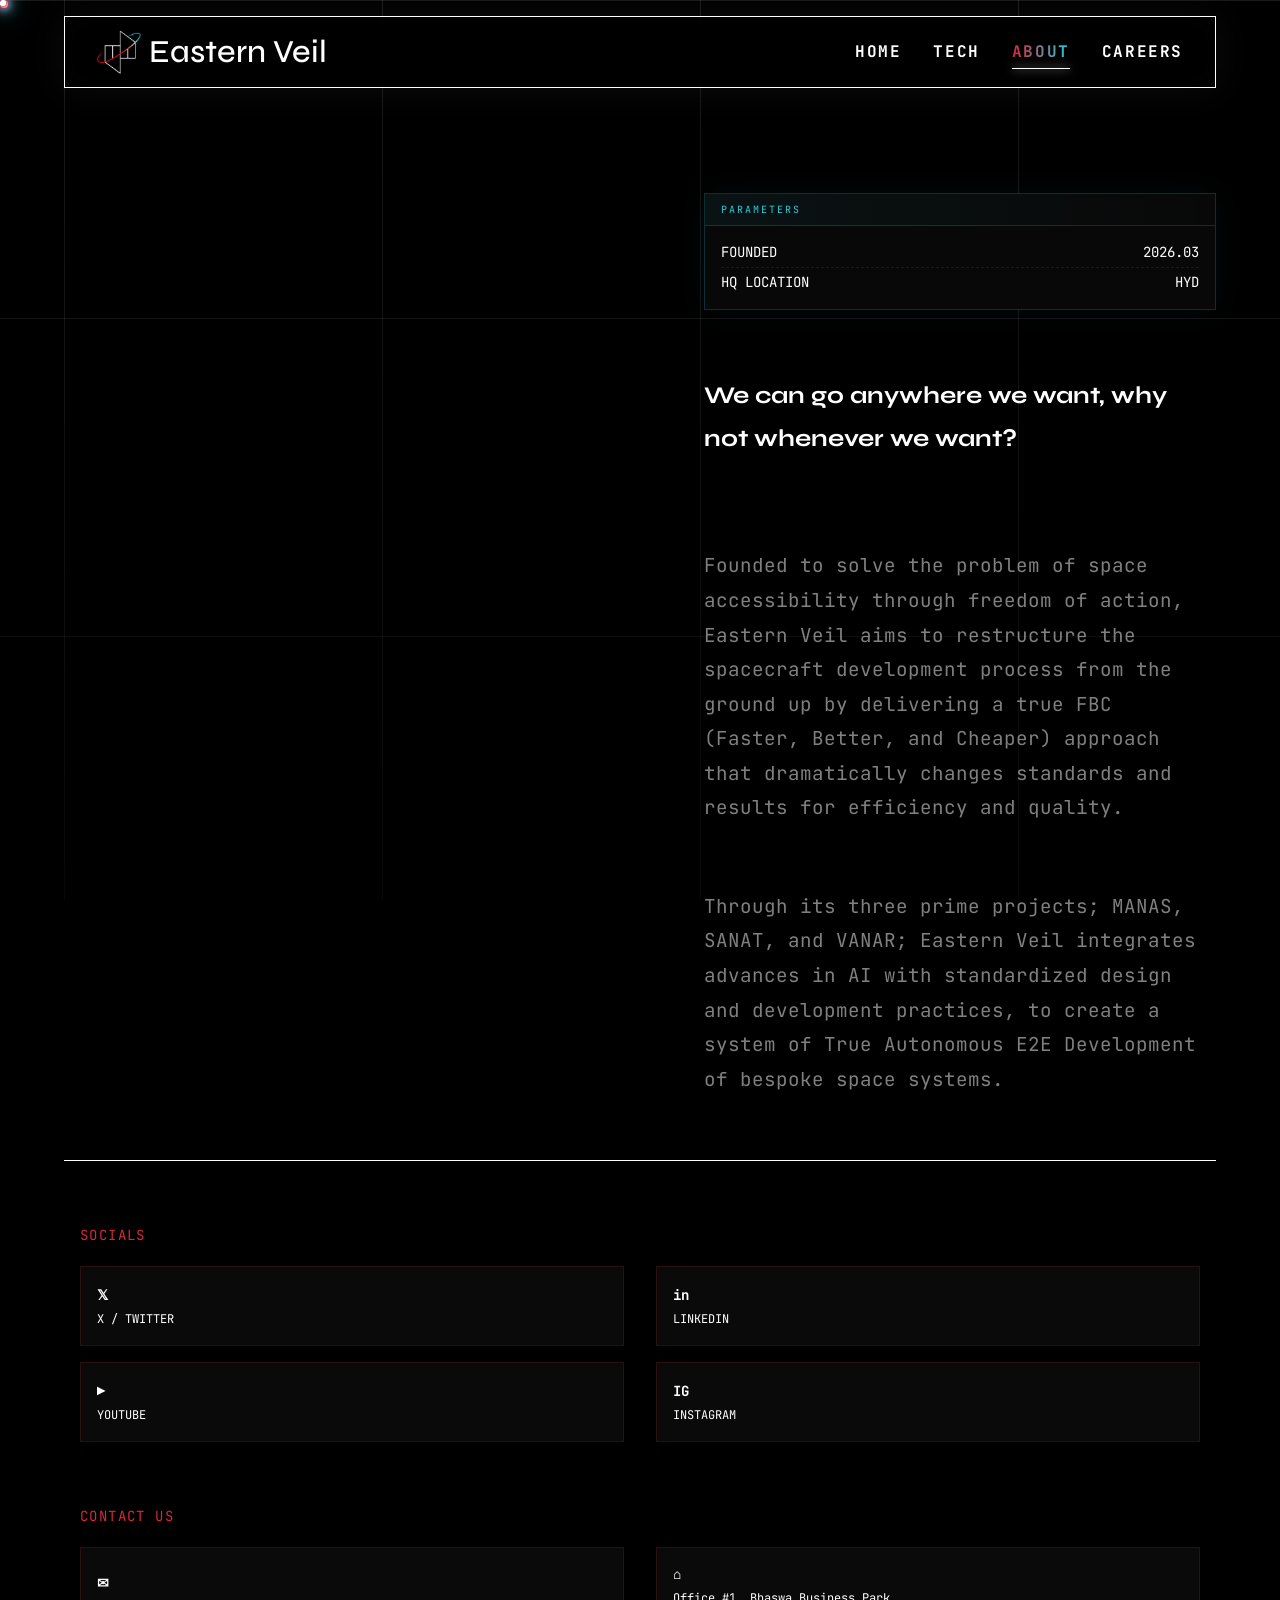
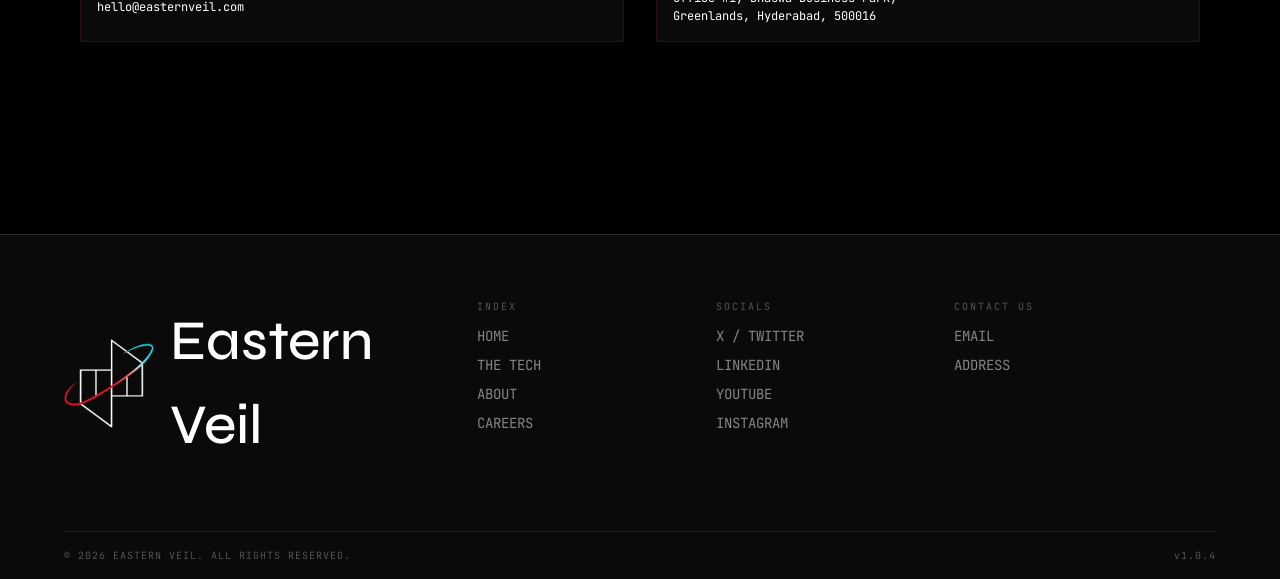
<file: about.html>
<!DOCTYPE html>
<html lang="en">
<head>
    <meta charset="UTF-8">
    <link rel="icon" type="image/png" href="assets/logo.png">
    <meta name="viewport" content="width=device-width, initial-scale=1.0">
    <title>About - Eastern Veil</title>
    
    <!-- Typography -->
    <link rel="preconnect" href="https://fonts.googleapis.com">
    <link rel="preconnect" href="https://fonts.gstatic.com" crossorigin>
    <link href="https://fonts.googleapis.com/css2?family=JetBrains+Mono:wght@400;700&family=Syne:wght@400;700;800&display=swap" rel="stylesheet">
    
    <link rel="stylesheet" href="styles.css">
    <style>
        .about-main-grid {
            display: grid;
            grid-template-columns: 1fr 1fr;
            gap: var(--space-2xl);
            max-width: 1300px;
            margin: 0 auto;
            padding: calc(var(--space-2xl) + 60px) var(--space-xl) var(--space-xl);
        }

        .about-left {
            display: flex;
            flex-direction: column;
            gap: var(--space-lg);
        }

        .about-right {
            display: flex;
            flex-direction: column;
            gap: var(--space-xl);
            padding-top: 5px; /* Perfect visual alignment with the Origin title */
        }

        .about-title {
            font-size: clamp(3rem, 6vw, 6rem);
            margin-bottom: 0;
            border-bottom: none;
            padding-bottom: 0;
            z-index: 10;
        }

        .globe-container {
            width: 100%;
            max-width: 600px;
            aspect-ratio: 1;
            position: relative;
            z-index: 5;
        }

        .globe-container canvas {
            width: 100%;
            height: 100%;
            cursor: grab;
            display: block;
            border-radius: 50%;
        }

        .globe-container::after {
            content: '';
            position: absolute;
            top: 50%;
            left: 50%;
            transform: translate(-50%, -50%);
            width: 95%;
            height: 95%;
            border-radius: 50%;
            /* Thin, bright white atmosphere aura */
            box-shadow: 0 0 50px 10px rgba(255, 255, 255, 0.5), 
                        inset 0 0 30px 10px rgba(255, 255, 255, 0.4);
            z-index: -1;
            pointer-events: none;
        }

        .globe-container canvas:active {
            cursor: grabbing;
        }

        @media (max-width: 900px) {
            .about-main-grid {
                grid-template-columns: 1fr;
                text-align: center;
            }
            .about-left {
                align-items: center;
            }
            about-parameters {
                display: block;
                width: 100%;
            }
            .about-title {
                border-bottom: 2px solid var(--border-color);
                width: 100%;
                padding-bottom: var(--space-sm);
            }
            .about-right {
                padding-top: 0;
            }
        }

        .about-meta {
            position: sticky;
            top: 100px;
            display: flex;
            flex-direction: column;
            gap: var(--space-lg);
            height: max-content;
        }

        .meta-group {
            border: 1px solid rgba(37, 206, 224, 0.2);
            box-shadow: 0 0 30px rgba(37, 206, 224, 0.05);
            background: rgba(10, 10, 10, 0.8);
            backdrop-filter: blur(8px);
        }

        .meta-header {
            padding: var(--space-sm) var(--space-md);
            border-bottom: 1px solid rgba(37, 206, 224, 0.2);
            background: linear-gradient(90deg, rgba(37, 206, 224, 0.05), transparent);
            color: var(--accent-blue);
            font-size: 10px;
            letter-spacing: 0.2em;
        }

        .meta-content {
            padding: var(--space-md);
            display: flex;
            flex-direction: column;
            gap: var(--space-xs);
        }

        .meta-row {
            display: flex;
            justify-content: space-between;
            border-bottom: 1px dashed var(--border-subtle);
            padding-bottom: 4px;
        }

        .meta-row:last-child {
            border-bottom: none;
            padding-bottom: 0;
        }

        .about-text {
            display: flex;
            flex-direction: column;
            gap: var(--space-xl);
            font-family: var(--font-display);
            font-size: 1.2rem;
            line-height: 1.8;
            color: var(--text-muted);
        }

        .about-text p:first-child {
            font-size: 1.8rem;
            color: var(--text-primary);
            font-weight: 700;
        }

        .socials-master-grid {
            display: grid;
            grid-template-columns: 636px 636px;
            border-top: 1px solid #ffffff;
            padding-top: var(--space-xl);
            justify-content: center;
        }

        .socials-block {
            display: grid;
            grid-template-columns: 318px 318px;
            row-gap: var(--space-md);
            align-content: start;
        }

        .team-title {
            font-family: var(--font-mono);
            font-size: 14px;
            color: var(--accent-red);
            letter-spacing: 0.1em;
            margin: 0 var(--space-md);
            padding-bottom: var(--space-xs);
            grid-column: 1 / -1;
        }

        .team-member {
            border: 1px solid rgba(215, 38, 61, 0.15);
            padding: var(--space-md);
            margin: 0 var(--space-md);
            background: var(--bg-surface);
            transition: all 0.2s;
            text-decoration: none;
            cursor: pointer;
            display: flex;
            flex-direction: column;
            justify-content: center;
            height: 100%;
            min-height: 80px;
        }
        
        .team-member:hover {
            background: var(--bg-surface-elevated);
            border-color: rgba(215, 38, 61, 0.3);
            box-shadow: inset 0 0 20px rgba(215, 38, 61, 0.05);
        }

        .member-name {
            color: var(--text-primary);
            font-weight: 700;
            display: block;
            margin-bottom: 4px;
        }

        .member-role {
            font-size: 12px;
        }

        @media (max-width: 1400px) {
            .socials-master-grid {
                grid-template-columns: 1fr;
                gap: var(--space-xl);
            }
            .socials-block {
                grid-template-columns: 1fr 1fr;
            }
        }
        
        @media (max-width: 768px) {
            .socials-block {
                grid-template-columns: 1fr;
            }
        }
    </style>
</head>
<body>
    <div class="grid-overlay"></div>

    <nav-section></nav-section>

    <main>
        <section class="about-main-grid">
            <globe-section></globe-section>

            <div class="about-right">
                <about-parameters></about-parameters>
                <about-description></about-description>
            </div>
        </section>

        <section style="max-width: 1400px; margin: 0 auto; padding: 0 var(--space-xl) var(--space-xl);">
            <about-socials></about-socials>
        </section>
    </main>

    <footer-section></footer-section>

    <!-- Component Modules -->
    <script type="module" src="components/NavSection.js"></script>
    <script type="module" src="components/GlobeSection.js"></script>
    <script type="module" src="components/AboutParameters.js"></script>
    <script type="module" src="components/AboutDescription.js"></script>
    <script type="module" src="components/AboutSocials.js"></script>
    <script type="module" src="components/FooterSection.js"></script>

    <!-- Core Interaction Scripts -->
    <script src="main.js"></script>
    <script src="cursor.js"></script>
</body>
</html>
</file>
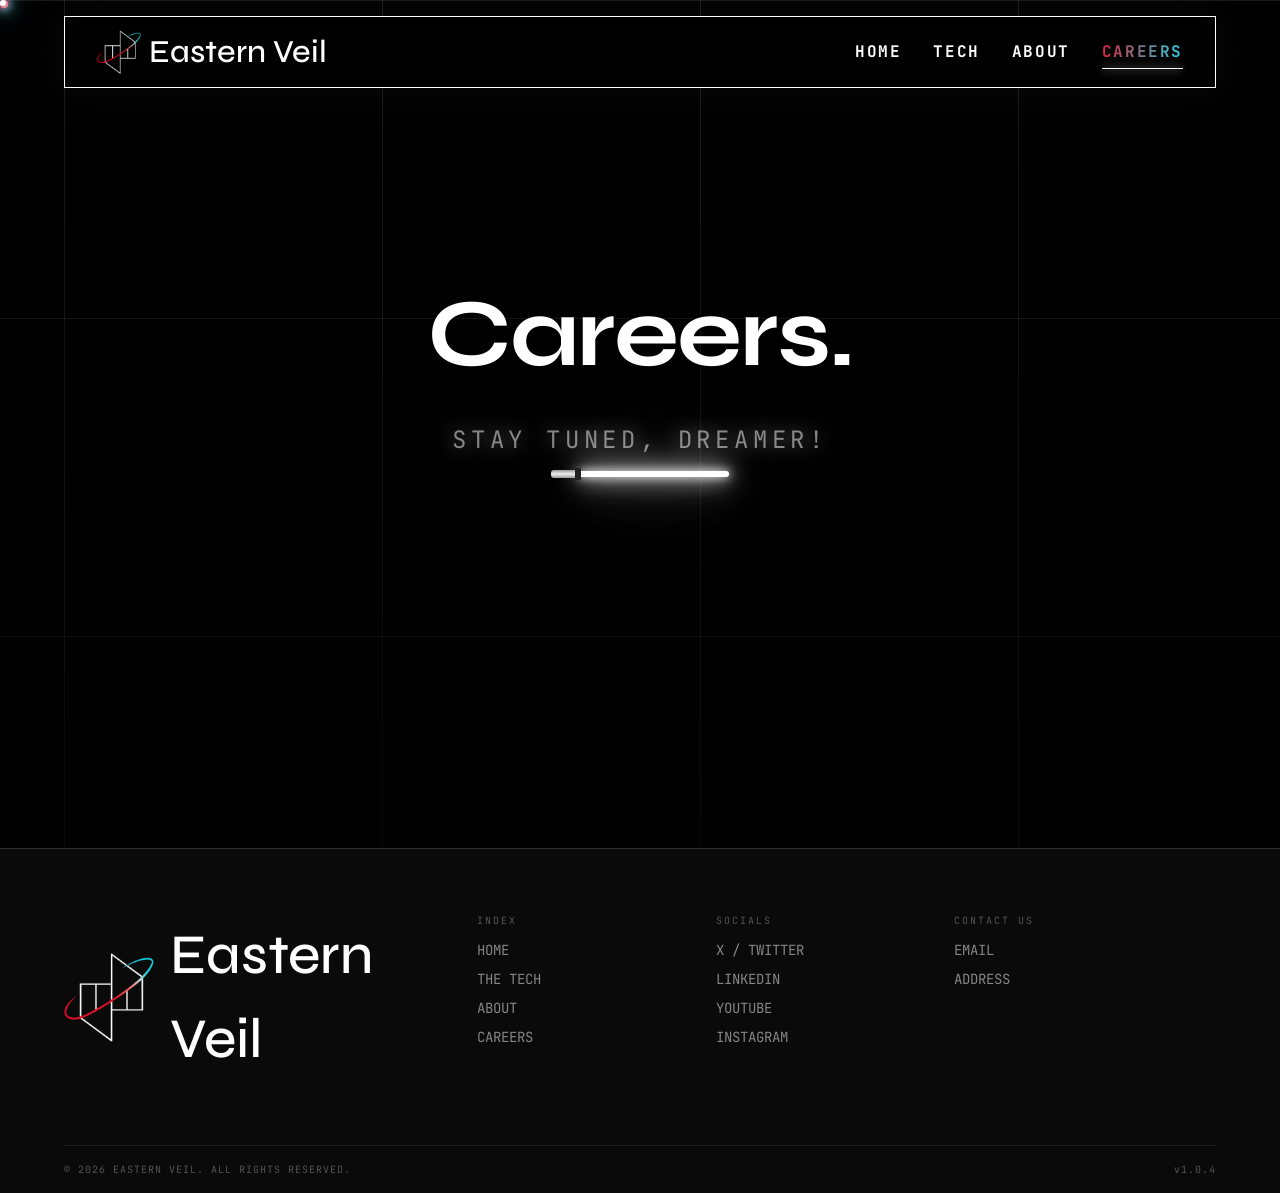
<file: careers.html>
<!DOCTYPE html>
<html lang="en">
<head>
    <meta charset="UTF-8">
    <link rel="icon" type="image/png" href="assets/logo.png">
    <meta name="viewport" content="width=device-width, initial-scale=1.0">
    <title>Eastern Veil - Careers</title>
    
    <!-- Typography -->
    <link rel="preconnect" href="https://fonts.googleapis.com">
    <link rel="preconnect" href="https://fonts.gstatic.com" crossorigin>
    <link href="https://fonts.googleapis.com/css2?family=JetBrains+Mono:wght@400;700&family=Syne:wght@400;700;800&display=swap" rel="stylesheet">
    
    <link rel="stylesheet" href="styles.css">
</head>
<body>
    <div class="grid-overlay"></div>

    <nav-section></nav-section>

    <main>
        <careers-section></careers-section>
    </main>

    <footer-section></footer-section>

    <!-- Component Modules -->
    <script type="module" src="components/NavSection.js"></script>
    <script type="module" src="components/CareersSection.js"></script>
    <script type="module" src="components/FooterSection.js"></script>
    
    <!-- Core Interaction Scripts -->
    <script src="main.js"></script>
    <script src="cursor.js"></script>
</body>
</html>
</file>
<file: styles.css>
/* ==========================================================================
   Eastern Veil - Design System
   Inspired by @srotimi_ui aesthetic
   ========================================================================== */

:root {
    /* Color Palette */
    --bg-base: #000000;
    --bg-surface: #0a0a0a;
    --bg-surface-elevated: #111111;
    
    --grid-line: rgba(255, 255, 255, 0.05);
    --grid-line-strong: rgba(255, 255, 255, 0.1);
    
    --text-primary: #ffffff;
    --text-muted: rgba(255, 255, 255, 0.5);
    --text-dim: rgba(255, 255, 255, 0.3);
    
    --accent-red: #d7263d;
    --accent-red-glow: rgba(215, 38, 61, 0.3);
    --accent-blue: #25cee0;
    --accent-blue-glow: rgba(37, 206, 224, 0.3);
    
    --border-color: rgba(255, 255, 255, 0.15);
    --border-subtle: rgba(255, 255, 255, 0.08);

    /* Typography */
    --font-display: 'Syne', sans-serif;
    --font-mono: 'JetBrains Mono', monospace;
    
    /* Spacing */
    --space-xs: 4px;
    --space-sm: 8px;
    --space-md: 16px;
    --space-lg: 32px;
    --space-xl: 64px;
    --space-2xl: 128px;
    
    /* Grid Size */
    --grid-size: 79.5px;
    
    /* Transitions */
    --transition-fast: 150ms ease-out;
    --transition-base: 300ms ease-out;
    --transition-slow: 600ms cubic-bezier(0.16, 1, 0.3, 1);
}

/* ==========================================================================
   Reset & Base Styles
   ========================================================================== */

* {
    margin: 0;
    padding: 0;
    box-sizing: border-box;
    -webkit-user-select: none;
    -moz-user-select: none;
    -ms-user-select: none;
    user-select: none;
    -webkit-user-drag: none;
}

html {
    font-size: 16px;
}

body {
    background-color: var(--bg-base);
    color: var(--text-primary);
    font-family: var(--font-mono);
    font-size: 14px;
    line-height: 1.5;
    -webkit-font-smoothing: antialiased;
    -moz-osx-font-smoothing: grayscale;
    overflow-x: hidden;
    position: relative;
    min-height: 100vh;
}

/* ==========================================================================
   Grid Background (Stephen's signature)
   ========================================================================== */

.grid-overlay {
    position: fixed;
    top: 0;
    left: 0;
    width: 100%;
    height: 100vh;
    pointer-events: none;
    z-index: -1;
    background-size: calc(var(--grid-size) * 4) calc(var(--grid-size) * 4);
    background-position: calc(50% + (var(--grid-size) * 2)) 0;
    background-image: 
        linear-gradient(to right, var(--grid-line-strong) 1px, transparent 1px),
        linear-gradient(to bottom, var(--grid-line-strong) 1px, transparent 1px);
    mask-image: linear-gradient(to bottom, rgba(0,0,0,1) 0%, rgba(0,0,0,0.3) 100%);
    -webkit-mask-image: linear-gradient(to bottom, rgba(0,0,0,1) 0%, rgba(0,0,0,0.3) 100%);
}

@media (max-width: 1400px) {
    .grid-overlay {
        background-position: var(--space-xl) 0;
    }
}

/* ==========================================================================
   Typography Utilities
   ========================================================================== */

h1, h2, h3, h4, h5, h6 {
    font-family: var(--font-display);
    font-weight: 700;
    letter-spacing: -0.02em;
}

a {
    color: var(--text-primary);
    text-decoration: none;
    transition: color var(--transition-fast);
}

a:hover {
    color: var(--accent-red);
}

.accent-blue { color: var(--accent-blue); }
.accent-red { color: var(--accent-red); }

/* ==========================================================================
   Navigation
   ========================================================================== */

.main-nav {
    position: fixed;
    top: var(--space-md);
    left: 50%;
    transform: translateX(-50%);
    width: calc(100% - var(--space-xl) * 2);
    max-width: 1400px;
    height: 72px;
    background: rgba(0, 0, 0, 0.8);
    backdrop-filter: blur(12px);
    -webkit-backdrop-filter: blur(12px);
    border: 1px solid #ffffff;
    box-shadow: 0 0 40px rgba(255, 255, 255, 0.05), inset 0 0 20px rgba(255, 255, 255, 0.02);
    z-index: 100;
}

.nav-container {
    display: flex;
    justify-content: space-between;
    align-items: center;
    height: 100%;
    padding: 0 var(--space-lg);
    width: 100%;
}

.logo {
    display: flex;
    align-items: center;
    gap: var(--space-sm);
    font-weight: 500;
    letter-spacing: normal;
    font-size: 2rem;
    transition: all var(--transition-fast);
}

.logo:hover {
    color: var(--text-primary);
    text-shadow: 0 0 8px rgba(255, 255, 255, 0.8), 0 0 15px rgba(255, 255, 255, 0.6);
}

.nav-logo-img {
    height: 44px;
    width: auto;
    mix-blend-mode: screen; /* Drops the black background, keeps the white lines */
}

.nav-links {
    display: flex;
    gap: var(--space-lg);
}

.nav-links a {
    letter-spacing: 0.1em;
    position: relative;
    padding: var(--space-xs) 0;
    font-weight: 700;
    font-size: 1rem;
    
    background: linear-gradient(90deg, var(--accent-red) 0%, var(--accent-blue) 50%, #fff 50%, #fff 100%);
    background-size: 200% auto;
    background-position: 100% center;
    color: transparent;
    -webkit-background-clip: text;
    background-clip: text;
    transition: background-position 0.4s ease-out, text-shadow 0.4s ease-out;
}

.nav-links a:hover {
    background-position: 0% center;
    text-shadow: 0 0 15px rgba(215, 38, 61, 0.4);
}

.nav-links a.active {
    background: linear-gradient(90deg, var(--accent-red) 0%, var(--accent-blue) 100%);
    background-size: 100% auto;
    color: transparent;
    -webkit-background-clip: text;
    background-clip: text;
}

.nav-links a.active::after {
    content: '';
    position: absolute;
    bottom: -1px;
    left: 0;
    width: 100%;
    height: 1px;
    background: #fff;
    box-shadow: 0 0 8px rgba(255, 255, 255, 0.8), 0 0 15px rgba(255, 255, 255, 0.4);
}

/* ==========================================================================
   Hero Section
   ========================================================================== */

.hero {
    position: relative;
    height: 100vh;
    display: flex;
    align-items: center;
    justify-content: center;
    overflow: hidden;
}

#nebula-canvas {
    position: absolute;
    top: 0;
    left: 0;
    width: 100%;
    height: 100%;
    z-index: 0;
}



.hero-content {
    position: relative;
    z-index: 10;
    text-align: center;
    max-width: 1000px;
    padding: 0 var(--space-lg);
    display: flex;
    flex-direction: column;
    align-items: center;
    gap: var(--space-xl);
}

.hero-top-meta {
    display: flex;
    gap: var(--space-xl);
    color: var(--text-muted);
    font-size: 12px;
    letter-spacing: 0.1em;
    border: 1px solid var(--border-subtle);
    padding: var(--space-sm) var(--space-md);
    background: rgba(0,0,0,0.4);
    backdrop-filter: blur(4px);
}

.hero-title {
    font-size: clamp(3rem, 7vw, 6rem);
    line-height: 1.1;
    display: flex;
    flex-direction: column;
    text-shadow: 0 4px 24px rgba(0,0,0,0.5);
}

.hero-title .word {
    opacity: 0;
    display: inline-block;
    animation: revealWord 0.6s cubic-bezier(0.2, 0.8, 0.2, 1) forwards;
}

@keyframes revealWord {
    0% { opacity: 0; transform: translateY(20px); filter: blur(8px); }
    100% { opacity: 1; transform: translateY(0); filter: blur(0); }
}

.word.w1 { animation-delay: 0.3s; }
.word.w2 { animation-delay: 0.6s; }
.word.w3 { animation-delay: 0.8s; }
.word.w4 { animation-delay: 1.0s; }
.word.w5 { animation-delay: 1.3s; }
.word.w6 { animation-delay: 1.5s; }
.word.w7 { animation-delay: 1.7s; }

.hero-title .highlight {
    display: inline-block;
}

.hero-title .highlight .word {
    background: linear-gradient(to right, #fff, var(--text-muted));
    -webkit-background-clip: text;
    -webkit-text-fill-color: transparent;
    background-clip: text;
}

/* ==========================================================================
   Comet Buffer Animation
   ========================================================================== */

.comet-target {
    position: relative;
    display: inline-block;
}

.comet-buffer {
    position: absolute;
    bottom: -15px; /* Sits underneath the target line */
    left: 0;
    width: 100%;
    height: 2px;
    background: rgba(255, 255, 255, 0.04);
}

.comet-line {
    position: absolute;
    top: 0;
    left: 0;
    height: 100%;
    width: 100%;
    background: linear-gradient(90deg, transparent, var(--accent-red) 70%, #fff 100%);
    transform-origin: left;
    transform: scaleX(0);
    animation: cometDraw 1.5s cubic-bezier(0.4, 0, 0.2, 1) forwards;
    animation-delay: 2.3s; /* Waits for word 'Light.' (1.7s + 0.6s duration) */
}

.comet-head {
    position: absolute;
    top: -2px; /* Centers 6px head on 2px track */
    left: 0;
    width: 6px;
    height: 6px;
    background: #fff;
    border-radius: 50%;
    box-shadow: 0 0 15px 5px var(--accent-blue), 0 0 30px 10px rgba(215, 38, 61, 0.8);
    opacity: 0;
    animation: cometShoot 1.5s cubic-bezier(0.4, 0, 0.2, 1) forwards;
    animation-delay: 2.3s;
}

@keyframes cometDraw {
    0% { transform: scaleX(0); opacity: 0; }
    15% { opacity: 1; }
    100% { transform: scaleX(1); opacity: 1; }
}

@keyframes cometShoot {
    0% { left: 0%; opacity: 0; }
    15% { opacity: 1; }
    100% { left: 100%; opacity: 0; display: none; }
}

/* ==========================================================================
   Section Panels (Stephen's Style)
   ========================================================================== */

.section-panel {
    padding: var(--space-xl);
    max-width: 1400px;
    margin: 0 auto;
    position: relative;
}

.panel-container {
    border: 1px solid #ffffff;
    box-shadow: 0 0 60px rgba(255, 255, 255, 0.05), inset 0 0 30px rgba(255, 255, 255, 0.02);
    background: var(--bg-surface);
    position: relative;
}

.panel-header {
    display: grid;
    grid-template-columns: auto 1fr auto;
    border-bottom: 1px solid #ffffff;
    padding: var(--space-md);
    background: linear-gradient(90deg, rgba(255, 255, 255, 0.05), transparent);
    font-size: 12px;
    letter-spacing: 0.1em;
}

.panel-header > span {
    padding: 0 var(--space-md);
}

.panel-id { color: var(--text-muted); border-right: 1px solid var(--border-color); }
.panel-title { color: var(--text-primary); }
.panel-status { color: var(--accent-red); border-left: 1px solid var(--border-color); }

.panel-body {
    padding: var(--space-xl);
}

/* ==========================================================================
   Mission Section
   ========================================================================== */

.mission-text {
    font-family: var(--font-mono);
    font-weight: 400;
    font-size: clamp(2rem, 4vw, 3rem);
    max-width: 800px;
    margin-bottom: var(--space-xl);
    line-height: 1.2;
}

.mission-grid {
    display: grid;
    grid-template-columns: repeat(3, 1fr);
    gap: 1px; /* Borders via background */
    background: rgba(255, 255, 255, 0.2);
    border: 1px solid #ffffff;
}

@media (max-width: 900px) {
    .mission-grid {
        grid-template-columns: 1fr 1fr;
    }
    .mission-grid .grid-card:nth-child(3) {
        grid-column: 1 / -1; /* Make Full Stack span horizontally on tablet/mobile */
    }
}

@media (max-width: 600px) {
    .mission-grid {
        grid-template-columns: 1fr;
    }
}

.grid-card {
    background: var(--bg-surface);
    padding: var(--space-lg);
    transition: all var(--transition-base);
    position: relative;
}

.card-header {
    display: flex;
    align-items: center;
    gap: var(--space-sm);
    margin-bottom: var(--space-md);
    color: var(--text-primary);
}

.card-header h3 {
    font-family: var(--font-mono);
    font-size: 14px;
    letter-spacing: 0.1em;
}

.card-icon {
    font-size: 18px;
}

.grid-card p {
    color: var(--text-muted);
}

/* ==========================================================================
   News Section (SEC 02)
   ========================================================================== */


.news-carousel {
    width: 100%;
    overflow: hidden;
    padding: var(--space-md) 0;
    position: relative;
}

/* Gradients on edges to blend the scrolling */
.news-carousel::before, .news-carousel::after {
    content: '';
    position: absolute;
    top: 0;
    bottom: 0;
    width: 100px;
    z-index: 2;
    pointer-events: none;
}
.news-carousel::before { left: 0; background: linear-gradient(to right, var(--bg-surface), transparent); }
.news-carousel::after { right: 0; background: linear-gradient(to left, var(--bg-surface), transparent); }

.news-track {
    display: flex;
    gap: var(--space-lg);
    width: max-content;
    animation: marquee 40s linear infinite;
}

.news-track:hover {
    animation-play-state: paused;
}

@keyframes marquee {
    0% { transform: translateX(0); }
    100% { transform: translateX(calc(-50% - (var(--space-lg) / 2))); }
}

.news-card {
    flex: 0 0 300px;
    display: flex;
    flex-direction: column;
    border: 1px solid #ffffff;
    background: var(--bg-surface);
    transition: all var(--transition-base);
    text-decoration: none;
    position: relative;
    overflow: hidden;
}

.news-card:hover {
    background: var(--bg-surface-elevated);
    box-shadow: inset 0 0 40px rgba(255, 255, 255, 0.08), 0 0 20px rgba(255, 255, 255, 0.1);
    transform: translateY(-2px);
}

.news-image-wrapper {
    width: 100%;
    height: 160px;
    position: relative;
    border-bottom: 1px solid #ffffff;
    overflow: hidden;
}

.news-image-wrapper img {
    width: 100%;
    height: 100%;
    object-fit: cover;
    filter: grayscale(80%) contrast(1.2);
    transition: filter var(--transition-slow), transform var(--transition-slow);
}

.news-card:hover .news-image-wrapper img {
    filter: grayscale(0%) contrast(1.1);
    transform: scale(1.05);
}

.news-overlay {
    position: absolute;
    inset: 0;
    background-image: 
        linear-gradient(to right, rgba(255, 255, 255, 0.1) 1px, transparent 1px),
        linear-gradient(to bottom, rgba(255, 255, 255, 0.1) 1px, transparent 1px);
    background-size: 20px 20px;
    pointer-events: none;
    mix-blend-mode: overlay;
}

.news-content {
    padding: var(--space-md) var(--space-md) var(--space-lg);
    display: flex;
    flex-direction: column;
    justify-content: center;
    gap: var(--space-sm);
}

.news-meta {
    display: flex;
    justify-content: space-between;
    font-size: 10px;
    letter-spacing: 0.1em;
    color: var(--accent-red);
    margin-bottom: 4px;
}

.news-title {
    font-size: 1.1rem;
    color: var(--text-primary);
    line-height: 1.4;
    min-height: 2.8em;
}

.news-action {
    margin-top: var(--space-xs);
    font-size: 10px;
    letter-spacing: 0.1em;
    color: var(--text-muted);
    transition: color var(--transition-base);
}

.news-card:hover .news-action {
    color: var(--accent-blue);
}

/* ==========================================================================
   Footer
   ========================================================================== */

.main-footer {
    border-top: 1px solid var(--border-color);
    padding: var(--space-xl) var(--space-xl) var(--space-md);
    background: var(--bg-surface);
    margin-top: var(--space-2xl);
}

.footer-grid {
    display: grid;
    grid-template-columns: 2fr 1fr 1fr 1.5fr;
    gap: var(--space-xl);
    max-width: 1400px;
    margin: 0 auto;
    margin-bottom: var(--space-xl);
}

.footer-col {
    display: flex;
    flex-direction: column;
    gap: var(--space-sm);
}

.footer-logo {
    font-weight: 700;
    letter-spacing: 0.1em;
    font-size: 1.2rem;
    margin-bottom: var(--space-xs);
}

.footer-col p {
    color: var(--text-muted);
}

.col-title {
    color: var(--text-dim);
    font-size: 10px;
    letter-spacing: 0.2em;
    margin-bottom: var(--space-xs);
}

.footer-col a {
    color: var(--text-muted);
}

.footer-col a:hover {
    color: var(--text-primary);
}

.footer-bottom {
    display: flex;
    justify-content: space-between;
    border-top: 1px solid var(--border-subtle);
    padding-top: var(--space-md);
    color: var(--text-dim);
    font-size: 10px;
    letter-spacing: 0.1em;
    max-width: 1400px;
    margin: 0 auto;
}

/* ==========================================================================
   Animations
   ========================================================================== */

@keyframes scroll {
    0% { transform: translateY(-100%); }
    100% { transform: translateY(100%); }
}

.fade-up {
    opacity: 0;
    transform: translateY(20px);
    transition: opacity 0.8s ease-out, transform 0.8s ease-out;
}

.fade-up.visible {
    opacity: 1;
    transform: translateY(0);
}

.delay-1 { transition-delay: 100ms; }
.delay-2 { transition-delay: 200ms; }
.delay-3 { transition-delay: 300ms; }
.delay-4 { transition-delay: 400ms; }

@media (prefers-reduced-motion: reduce) {
    *, ::before, ::after {
        animation-duration: 0.01ms !important;
        animation-iteration-count: 1 !important;
        transition-duration: 0.01ms !important;
        scroll-behavior: auto !important;
    }
    .fade-up {
        opacity: 1;
        transform: none;
    }
}

/* ==========================================================================
   Breakpoints
   ========================================================================== */

@media (min-width: 768px) {
    .mobile-menu-btn {
        display: none;
    }
}

@media (max-width: 768px) {
    /* Layout & Spacing */
    .grid-overlay {
        background-position: var(--space-md) 0;
    }

    .section-panel {
        padding: var(--space-lg) var(--space-md);
    }
    
    .hero-title {
        font-size: clamp(2.5rem, 10vw, 4rem);
    }
    
    .hero-top-meta {
        font-size: 10px;
        padding: var(--space-xs) var(--space-sm);
        flex-wrap: wrap;
        justify-content: center;
    }
    
    .hero-content {
        padding: 0 var(--space-md);
        gap: var(--space-lg);
    }
    
    /* Footer */
    .footer-grid {
        grid-template-columns: repeat(3, 1fr);
        gap: var(--space-lg);
    }
    
    .footer-col:first-child {
        grid-column: 1 / -1;
        margin-bottom: var(--space-md);
    }
    
    .footer-col:first-child > div {
        justify-content: center;
    }
    
    .main-footer {
        padding: var(--space-lg) var(--space-md) var(--space-md);
    }
    
    /* Navigation Dropdown */
    .mobile-menu-btn {
        display: flex;
        flex-direction: column;
        justify-content: space-between;
        width: 30px;
        height: 20px;
        background: transparent;
        border: none;
        cursor: pointer;
        z-index: 110;
        padding: 0;
    }
    
    .mobile-menu-btn .bar {
        height: 2px;
        width: 100%;
        background-color: var(--text-primary);
        border-radius: 2px;
        transition: all 0.3s ease;
    }
    
    .mobile-menu-btn.is-open .line1 {
        transform: translateY(9px) rotate(45deg);
    }
    .mobile-menu-btn.is-open .line2 {
        opacity: 0;
    }
    .mobile-menu-btn.is-open .line3 {
        transform: translateY(-9px) rotate(-45deg);
    }
    
    .main-nav {
        width: calc(100% - var(--space-md) * 2);
        top: var(--space-sm);
        height: 64px;
    }

    .nav-links {
        position: fixed;
        top: calc(var(--space-sm) + 64px + var(--space-sm));
        left: var(--space-md);
        width: calc(100% - var(--space-md) * 2);
        background: rgba(0, 0, 0, 0.95);
        border: 1px solid #ffffff;
        box-shadow: 0 0 40px rgba(255, 255, 255, 0.05), inset 0 0 20px rgba(255, 255, 255, 0.02);
        backdrop-filter: blur(16px);
        -webkit-backdrop-filter: blur(16px);
        border-bottom: 1px solid var(--border-color);
        flex-direction: column;
        padding: var(--space-xl) var(--space-lg);
        gap: var(--space-xl);
        transform: translateY(-150%);
        opacity: 0;
        visibility: hidden;
        transition: all var(--transition-base);
        z-index: 105;
        align-items: center;
    }
    
    .nav-links.is-open {
        transform: translateY(0);
        opacity: 1;
        visibility: visible;
    }
    
    .nav-links a {
        font-size: 1.2rem;
    }
}
</file>
